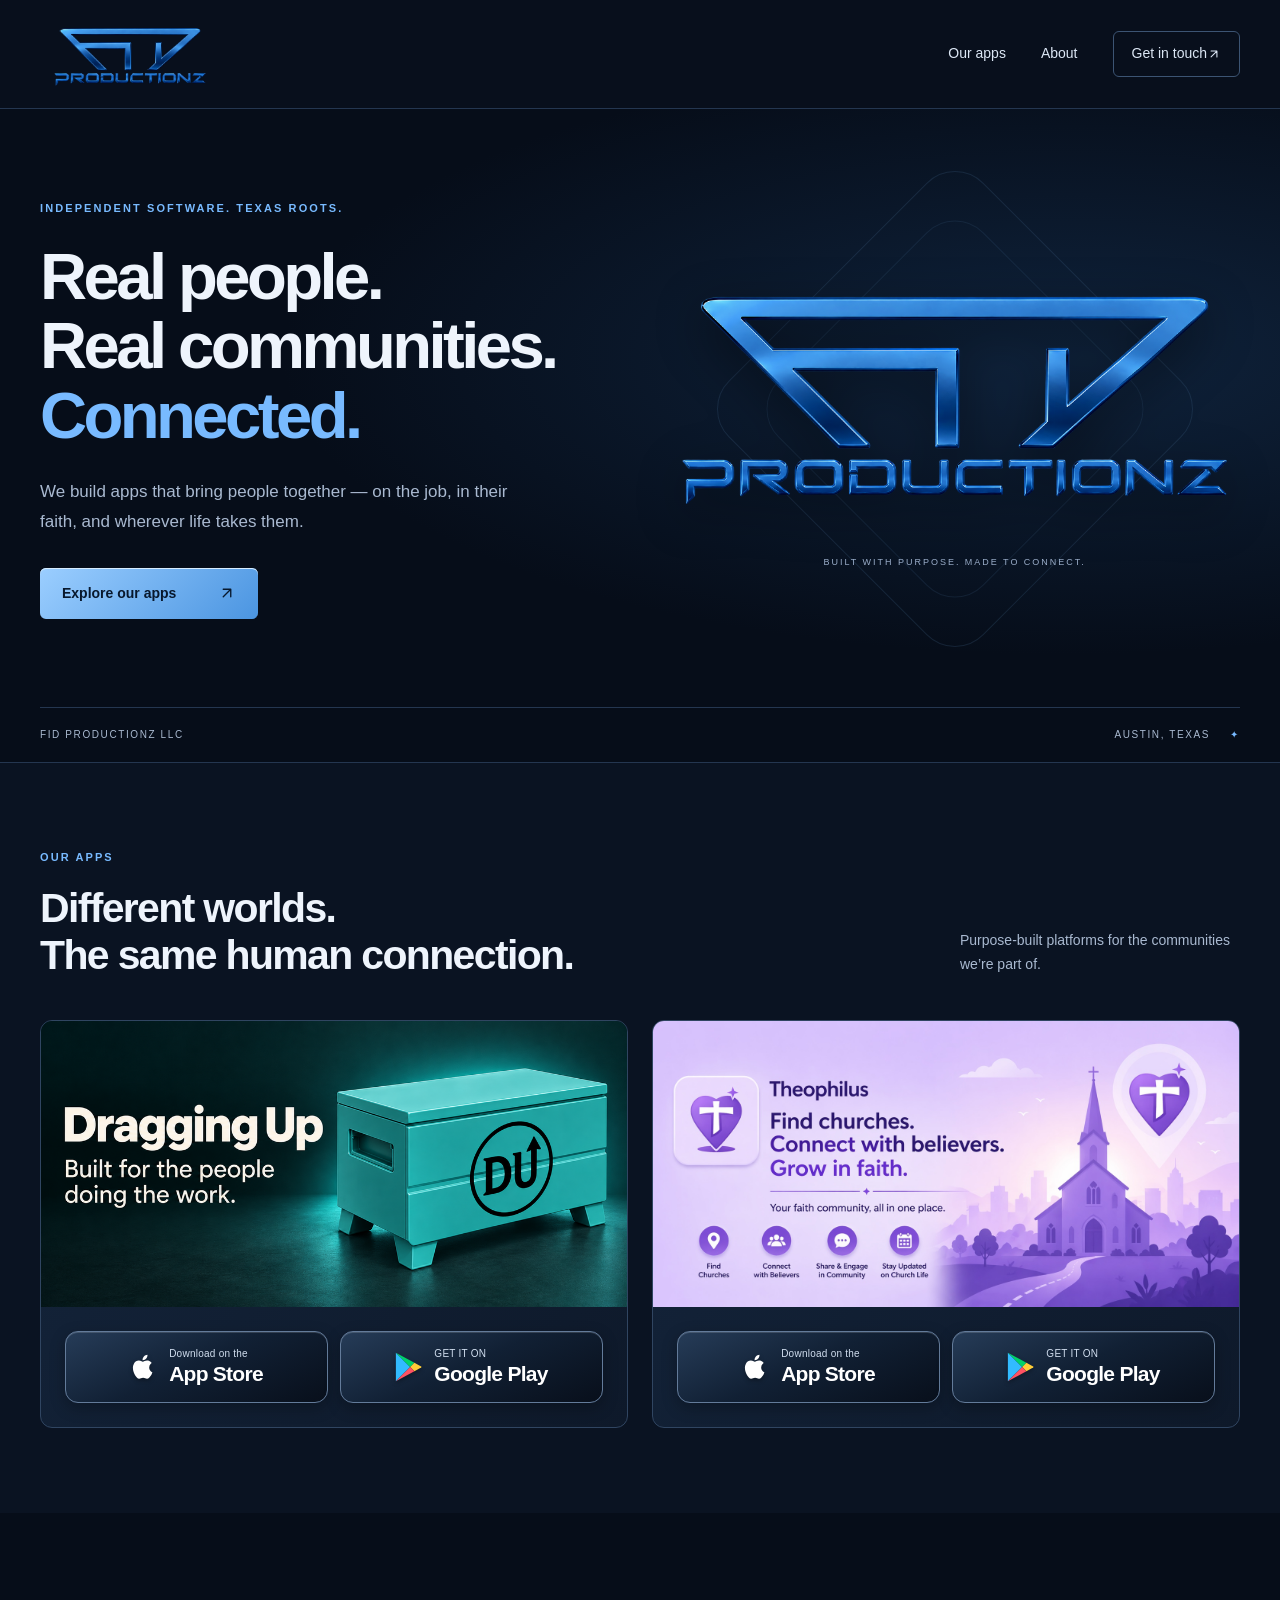
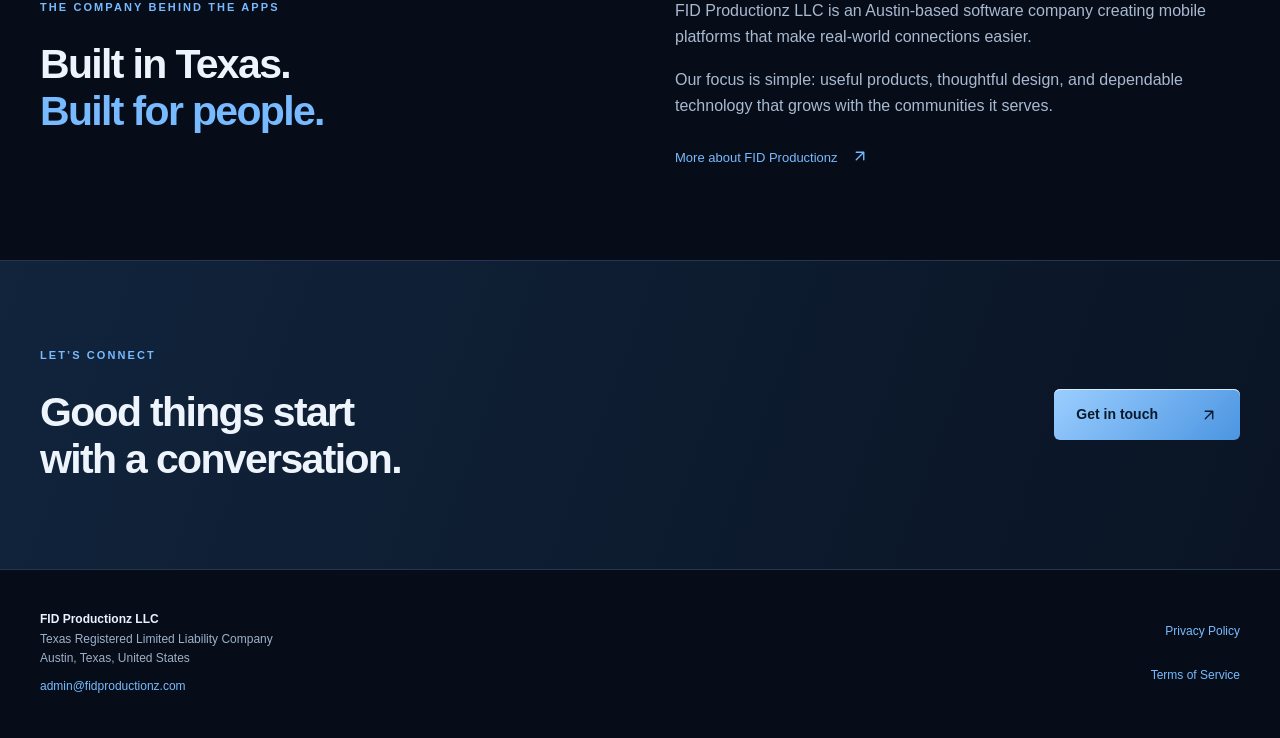
<file: index.html>
<!DOCTYPE html>
<html lang="en">
<head>
  <meta charset="UTF-8" />
  <meta name="viewport" content="width=device-width, initial-scale=1.0" />
  <title>FID Productionz LLC | Apps Built for Real Connection</title>
  <meta name="description" content="FID Productionz LLC is a Texas-based software development company building scalable mobile platforms, workforce tools, and infrastructure-level digital systems." />
  <meta name="keywords" content="FID Productionz LLC, Software Development Austin, Mobile App Development Texas, Infrastructure Software Company" />
  <meta name="author" content="FID Productionz LLC" />

  <!-- Open Graph -->
  <meta property="og:title" content="FID Productionz LLC" />
  <meta property="og:description" content="Texas-based software development company building scalable infrastructure-level platforms." />
  <meta property="og:type" content="website" />
  <meta property="og:url" content="https://fidproductionz.com" />

  
  <!-- Styles -->
  <link rel="stylesheet" href="/styles.a5af87d28b9c.css" />

  <!-- Structured Data -->
  <script type="application/ld+json">
  {
    "@context": "https://schema.org",
    "@type": "Organization",
    "name": "FID Productionz LLC",
    "url": "https://fidproductionz.com",
    "email": "admin@fidproductionz.com",
    "address": {
      "@type": "PostalAddress",
      "addressLocality": "Austin",
      "addressRegion": "TX",
      "addressCountry": "US"
    }
  }
  </script>
<meta property="og:image" content="https://fidproductionz.com/assets/fid-logo.png" />
</head>
<body>
<a class="skip-link" href="#main">Skip to content</a>
<header class="navbar"><div class="container nav-content">
<a class="brand" href="/" aria-label="FID Productionz home"><img src="/assets/fid-logo.png" alt="FID Productionz" width="1781" height="883" /></a>
<nav aria-label="Main navigation"><a href="/#apps">Our apps</a><a href="/about.html">About</a><a class="nav-contact" href="mailto:admin@fidproductionz.com">Get in touch <svg class="link-arrow" xmlns="http://www.w3.org/2000/svg" viewBox="0 0 24 24" width="18" height="18" fill="none" stroke="currentColor" stroke-width="1.8" stroke-linecap="round" stroke-linejoin="round" aria-hidden="true" focusable="false"><path d="M7 17 17 7M7 7h10v10" /></svg></a></nav>
</div></header><main id="main">
<section class="hero"><div class="container hero-grid">
<div class="hero-copy"><p class="eyebrow">INDEPENDENT SOFTWARE. TEXAS ROOTS.</p>
<h1>Real people.<br />Real communities.<br /><span>Connected.</span></h1>
<p class="hero-description">We build apps that bring people together — on the job, in their faith, and wherever life takes them.</p>
<a href="#apps" class="btn-primary">Explore our apps <svg class="link-arrow" xmlns="http://www.w3.org/2000/svg" viewBox="0 0 24 24" width="18" height="18" fill="none" stroke="currentColor" stroke-width="1.8" stroke-linecap="round" stroke-linejoin="round" aria-hidden="true" focusable="false"><path d="M7 17 17 7M7 7h10v10" /></svg></a>
</div>
<div class="hero-art"><div class="orbit orbit-one"></div><div class="orbit orbit-two"></div><img src="/assets/fid-logo.png" alt="Metallic blue FID Productionz logo" width="1781" height="883" fetchpriority="high" /><p>BUILT WITH PURPOSE. MADE TO CONNECT.</p></div>
</div><div class="container hero-foot"><span>FID PRODUCTIONZ LLC</span><span>AUSTIN, TEXAS <span aria-hidden="true">✦</span></span></div></section>
<section class="section apps-section" id="apps"><div class="container">
<div class="section-heading"><div><p class="eyebrow">OUR APPS</p><h2>Different worlds.<br />The same human connection.</h2></div><p>Purpose-built platforms for the communities we’re part of.</p></div>
<div class="card-grid">
<article class="card banner-card" aria-label="Dragging Up"><a class="banner-link" href="https://draggingup.app" aria-label="Visit Dragging Up"><img class="app-banner" src="/assets/draggingup-banner.png" alt="Dragging Up — Built for the people doing the work." width="1024" height="500" loading="lazy" /></a><div class="banner-actions"><div class="download-links"><a href="https://apps.apple.com/us/app/dragging-up/id6809625031" aria-label="Download Dragging Up on the App Store"><svg class="store-icon" viewBox="0 0 24 24" fill="currentColor" aria-hidden="true" focusable="false"><path d="M17.05 12.54c.03 3.19 2.8 4.25 2.83 4.26-.02.07-.44 1.52-1.46 3.02-.89 1.29-1.81 2.58-3.26 2.61-1.42.03-1.88-.84-3.5-.84-1.63 0-2.14.82-3.49.87-1.4.05-2.46-1.4-3.36-2.69-1.83-2.65-3.22-7.5-1.34-10.77.94-1.62 2.61-2.65 4.42-2.67 1.38-.03 2.68.93 3.51.93.83 0 2.39-1.15 4.04-.98.69.03 2.64.28 3.89 2.11-.1.06-2.32 1.35-2.28 4.15zM14.39 4.51c.75-.91 1.26-2.18 1.12-3.44-1.08.04-2.39.72-3.17 1.63-.69.8-1.29 2.08-1.13 3.3 1.2.09 2.43-.61 3.18-1.49z"/></svg><span class="store-copy"><small>Download on the</small><strong>App Store</strong></span></a><a href="https://play.google.com/store/apps/details?id=com.glbernal1986.DraggingUp" aria-label="Get Dragging Up on Google Play"><svg class="store-icon" viewBox="0 0 32 36" aria-hidden="true" focusable="false"><path fill="#32bbff" d="M1 1 18 18 1 35Z"/><path fill="#00d26a" d="m1 1 22 12-5 5Z"/><path fill="#ffcd38" d="m23 13 8 4.4q1 .6 0 1.2L23 23l-5-5Z"/><path fill="#ff5263" d="M1 35 18 18l5 5Z"/></svg><span class="store-copy"><small>GET IT ON</small><strong>Google Play</strong></span></a></div></div></article>
<article class="card banner-card" aria-label="Theophilus"><a class="banner-link" href="https://theophilus.app" aria-label="Visit Theophilus"><img class="app-banner" src="/assets/theophilus-banner.jpeg" alt="Theophilus — Find churches. Connect with believers. Grow in faith." width="1536" height="750" loading="lazy" /></a><div class="banner-actions"><div class="download-links"><a href="https://apps.apple.com/us/app/theophilus-app/id6762421135" aria-label="Download Theophilus on the App Store"><svg class="store-icon" viewBox="0 0 24 24" fill="currentColor" aria-hidden="true" focusable="false"><path d="M17.05 12.54c.03 3.19 2.8 4.25 2.83 4.26-.02.07-.44 1.52-1.46 3.02-.89 1.29-1.81 2.58-3.26 2.61-1.42.03-1.88-.84-3.5-.84-1.63 0-2.14.82-3.49.87-1.4.05-2.46-1.4-3.36-2.69-1.83-2.65-3.22-7.5-1.34-10.77.94-1.62 2.61-2.65 4.42-2.67 1.38-.03 2.68.93 3.51.93.83 0 2.39-1.15 4.04-.98.69.03 2.64.28 3.89 2.11-.1.06-2.32 1.35-2.28 4.15zM14.39 4.51c.75-.91 1.26-2.18 1.12-3.44-1.08.04-2.39.72-3.17 1.63-.69.8-1.29 2.08-1.13 3.3 1.2.09 2.43-.61 3.18-1.49z"/></svg><span class="store-copy"><small>Download on the</small><strong>App Store</strong></span></a><a href="https://play.google.com/store/apps/details?id=com.glbernal1986.theophilus" aria-label="Get Theophilus on Google Play"><svg class="store-icon" viewBox="0 0 32 36" aria-hidden="true" focusable="false"><path fill="#32bbff" d="M1 1 18 18 1 35Z"/><path fill="#00d26a" d="m1 1 22 12-5 5Z"/><path fill="#ffcd38" d="m23 13 8 4.4q1 .6 0 1.2L23 23l-5-5Z"/><path fill="#ff5263" d="M1 35 18 18l5 5Z"/></svg><span class="store-copy"><small>GET IT ON</small><strong>Google Play</strong></span></a></div></div></article>
</div></div></section>
<section class="section company-section"><div class="container company-grid"><div><p class="eyebrow">THE COMPANY BEHIND THE APPS</p><h2>Built in Texas.<br /><span>Built for people.</span></h2></div><div><p>FID Productionz LLC is an Austin-based software company creating mobile platforms that make real-world connections easier.</p><p>Our focus is simple: useful products, thoughtful design, and dependable technology that grows with the communities it serves.</p><a class="text-link" href="/about.html">More about FID Productionz <svg class="link-arrow" xmlns="http://www.w3.org/2000/svg" viewBox="0 0 24 24" width="18" height="18" fill="none" stroke="currentColor" stroke-width="1.8" stroke-linecap="round" stroke-linejoin="round" aria-hidden="true" focusable="false"><path d="M7 17 17 7M7 7h10v10" /></svg></a></div></div></section>
<section class="section contact-section"><div class="container contact-row"><div><p class="eyebrow">LET’S CONNECT</p><h2>Good things start<br />with a conversation.</h2></div><a class="btn-primary" href="mailto:admin@fidproductionz.com">Get in touch <svg class="link-arrow" xmlns="http://www.w3.org/2000/svg" viewBox="0 0 24 24" width="18" height="18" fill="none" stroke="currentColor" stroke-width="1.8" stroke-linecap="round" stroke-linejoin="round" aria-hidden="true" focusable="false"><path d="M7 17 17 7M7 7h10v10" /></svg></a></div></section>
</main><footer class="footer">
  <div class="container footer-content">
    <div>
      <strong>FID Productionz LLC</strong><br />
      Texas Registered Limited Liability Company<br />
      Austin, Texas, United States<br />
      <a href="mailto:admin@fidproductionz.com">admin@fidproductionz.com</a>
    </div>
    <div class="footer-links">
      <a href="/privacy-policy.html">Privacy Policy</a>
      <a href="/terms.html">Terms of Service</a>
    </div>
  </div>
</footer>

</body>
</html>
</file>
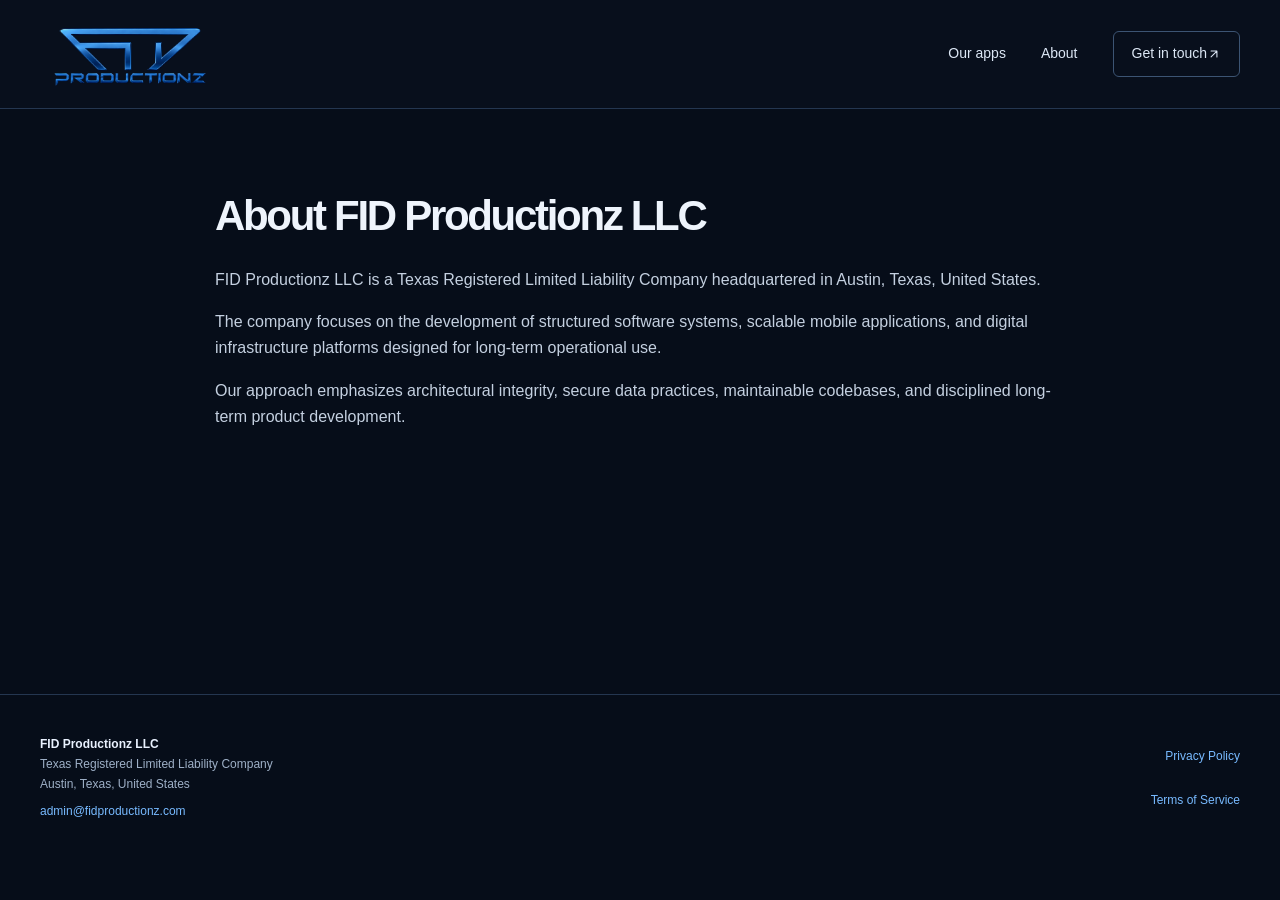
<file: about.html>
<!-- FID Productionz LLC - About Page -->

 <!DOCTYPE html>
<html lang="en">
<head>
  <meta charset="UTF-8" />
  <meta name="viewport" content="width=device-width, initial-scale=1.0" />
  <title>About | FID Productionz LLC</title>
  <meta name="description" content="About FID Productionz LLC, a Texas-registered software development company building infrastructure-level digital systems." />
  <link rel="stylesheet" href="/styles.a5af87d28b9c.css" />
</head>
<body>

<a class="skip-link" href="#main">Skip to content</a>
<header class="navbar"><div class="container nav-content">
<a class="brand" href="/" aria-label="FID Productionz home"><img src="/assets/fid-logo.png" alt="FID Productionz" width="1781" height="883" /></a>
<nav aria-label="Main navigation"><a href="/#apps">Our apps</a><a href="/about.html">About</a><a class="nav-contact" href="mailto:admin@fidproductionz.com">Get in touch <svg class="link-arrow" xmlns="http://www.w3.org/2000/svg" viewBox="0 0 24 24" width="18" height="18" fill="none" stroke="currentColor" stroke-width="1.8" stroke-linecap="round" stroke-linejoin="round" aria-hidden="true" focusable="false"><path d="M7 17 17 7M7 7h10v10" /></svg></a></nav>
</div></header>

<main class="section document-page" id="main">
  <div class="container">
    <h1>About FID Productionz LLC</h1>
    <p>
      FID Productionz LLC is a Texas Registered Limited Liability Company headquartered in Austin, Texas, United States.
    </p>
    <p>
      The company focuses on the development of structured software systems, scalable mobile applications, and digital infrastructure platforms designed for long-term operational use.
    </p>
    <p>
      Our approach emphasizes architectural integrity, secure data practices, maintainable codebases, and disciplined long-term product development.
    </p>
  </div>
</main>

<footer class="footer">
  <div class="container footer-content">
    <div>
      <strong>FID Productionz LLC</strong><br />
      Texas Registered Limited Liability Company<br />
      Austin, Texas, United States<br />
      <a href="mailto:admin@fidproductionz.com">admin@fidproductionz.com</a>
    </div>
    <div class="footer-links">
      <a href="/privacy-policy.html">Privacy Policy</a>
      <a href="/terms.html">Terms of Service</a>
    </div>
  </div>
</footer>

</body>
</html>
</file>
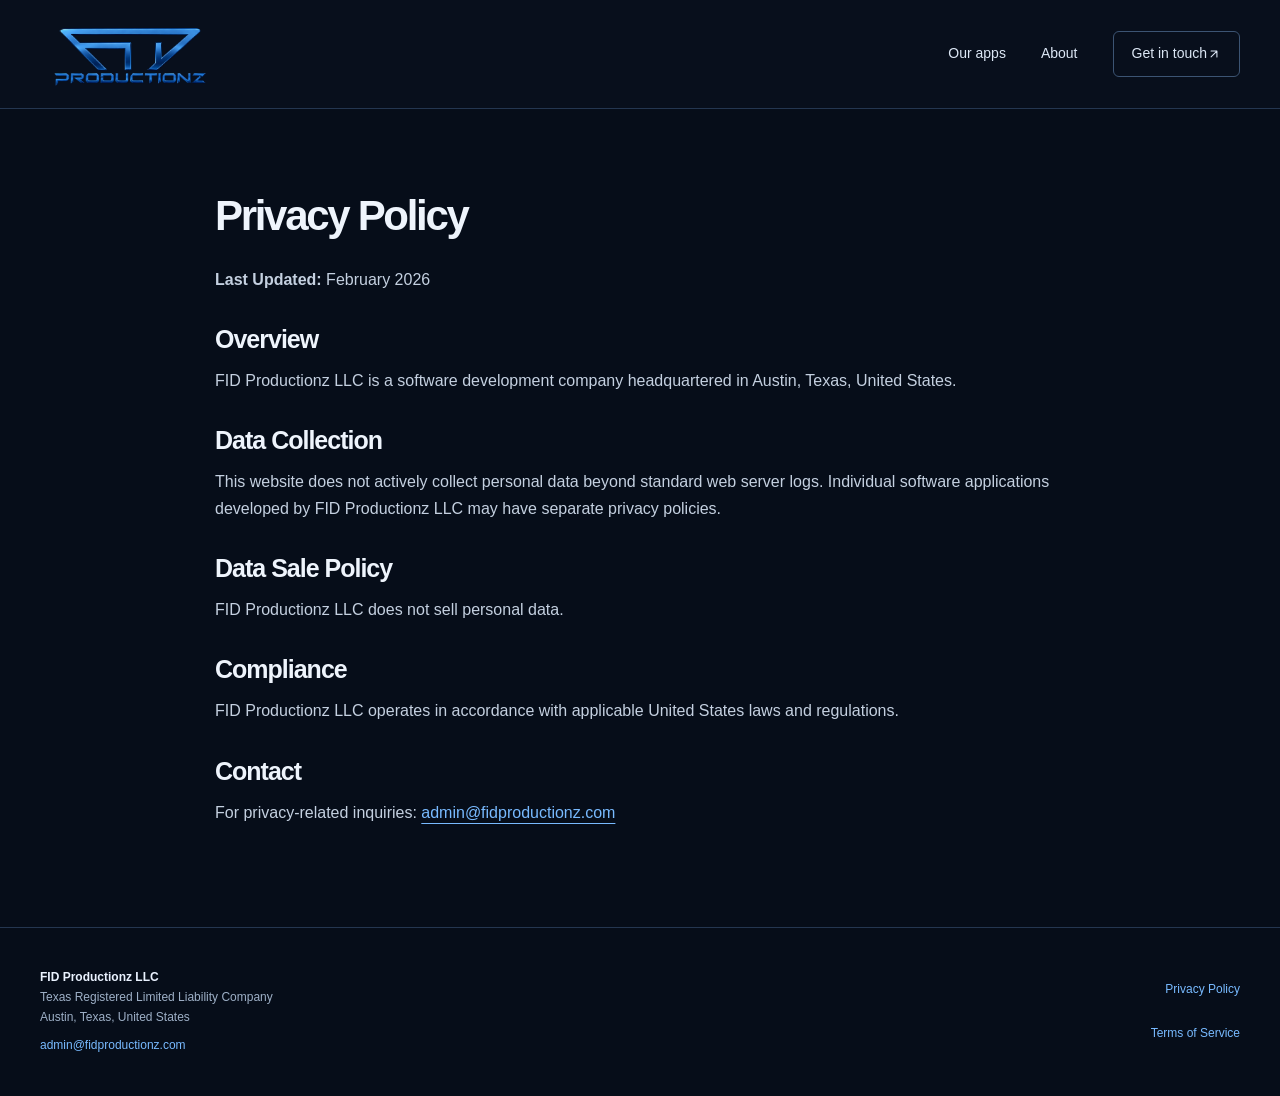
<file: privacy-policy.html>
<!-- FID Productionz LLC - Privacy Policy Page -->

<!DOCTYPE html>
<html lang="en">
<head>
  <meta charset="UTF-8" />
  <meta name="viewport" content="width=device-width, initial-scale=1.0" />
  <title>Privacy Policy | FID Productionz LLC</title>
  <meta name="description" content="Privacy Policy for FID Productionz LLC outlining data handling practices." />
  <link rel="stylesheet" href="/styles.a5af87d28b9c.css" />
</head>
<body>

<a class="skip-link" href="#main">Skip to content</a>
<header class="navbar"><div class="container nav-content">
<a class="brand" href="/" aria-label="FID Productionz home"><img src="/assets/fid-logo.png" alt="FID Productionz" width="1781" height="883" /></a>
<nav aria-label="Main navigation"><a href="/#apps">Our apps</a><a href="/about.html">About</a><a class="nav-contact" href="mailto:admin@fidproductionz.com">Get in touch <svg class="link-arrow" xmlns="http://www.w3.org/2000/svg" viewBox="0 0 24 24" width="18" height="18" fill="none" stroke="currentColor" stroke-width="1.8" stroke-linecap="round" stroke-linejoin="round" aria-hidden="true" focusable="false"><path d="M7 17 17 7M7 7h10v10" /></svg></a></nav>
</div></header>

<main class="section document-page" id="main">
  <div class="container">
    <h1>Privacy Policy</h1>
    <p><strong>Last Updated:</strong> February 2026</p>

    <h2>Overview</h2>
    <p>
      FID Productionz LLC is a software development company headquartered in Austin, Texas, United States.
    </p>

    <h2>Data Collection</h2>
    <p>
      This website does not actively collect personal data beyond standard web server logs. Individual software applications developed by FID Productionz LLC may have separate privacy policies.
    </p>

    <h2>Data Sale Policy</h2>
    <p>
      FID Productionz LLC does not sell personal data.
    </p>

    <h2>Compliance</h2>
    <p>
      FID Productionz LLC operates in accordance with applicable United States laws and regulations.
    </p>

    <h2>Contact</h2>
    <p>
      For privacy-related inquiries:
      <a href="mailto:admin@fidproductionz.com">admin@fidproductionz.com</a>
    </p>
  </div>
</main>

<footer class="footer">
  <div class="container footer-content">
    <div>
      <strong>FID Productionz LLC</strong><br />
      Texas Registered Limited Liability Company<br />
      Austin, Texas, United States<br />
      <a href="mailto:admin@fidproductionz.com">admin@fidproductionz.com</a>
    </div>
    <div class="footer-links">
      <a href="/privacy-policy.html">Privacy Policy</a>
      <a href="/terms.html">Terms of Service</a>
    </div>
  </div>
</footer>

</body>
</html>
</file>
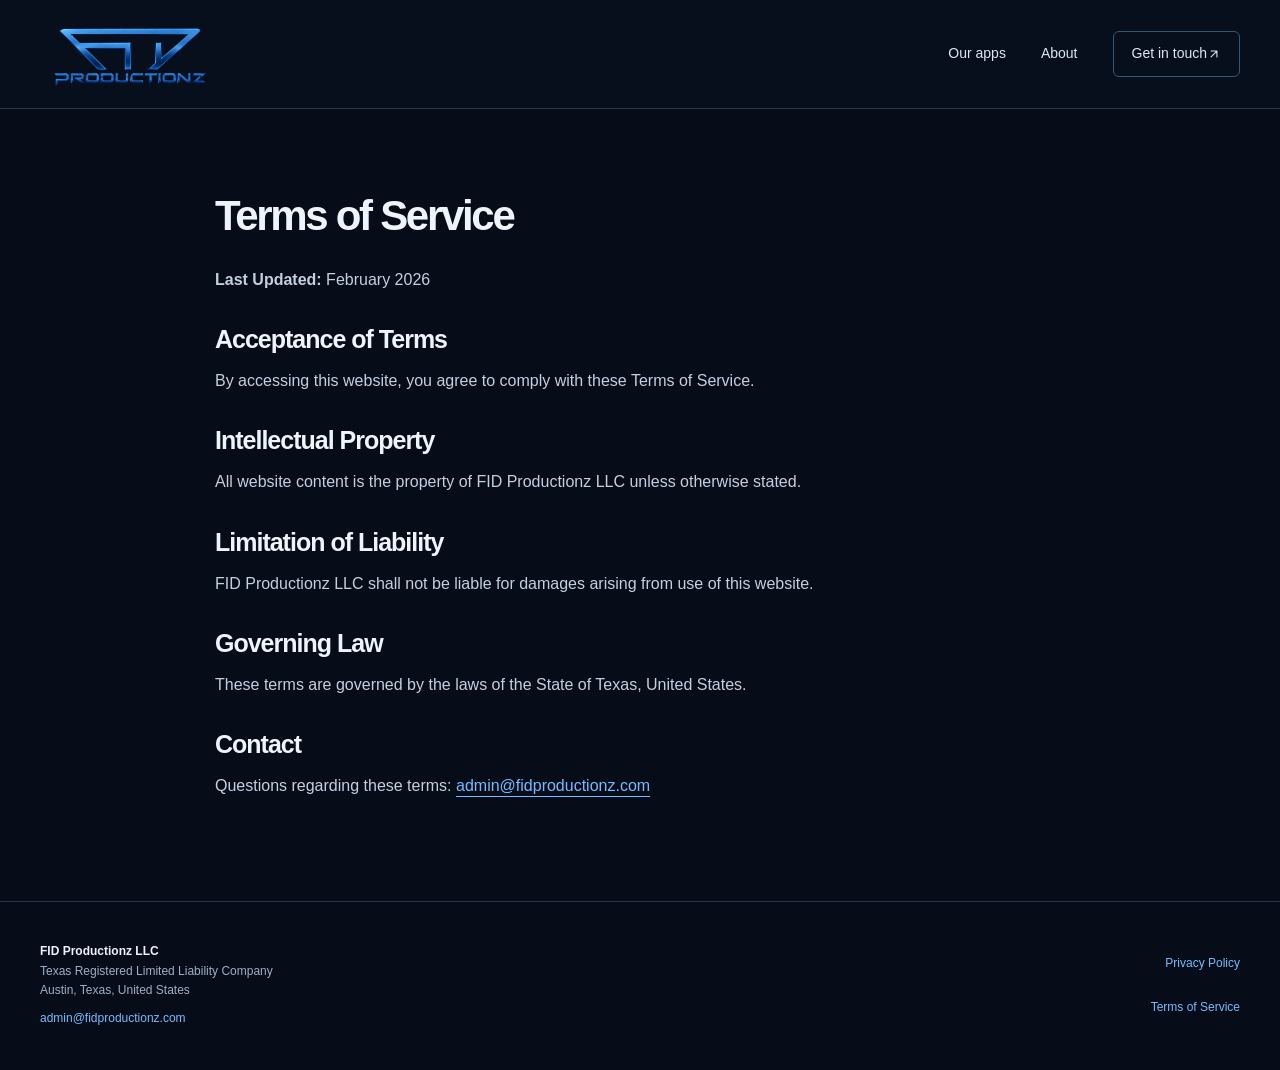
<file: terms.html>
<!-- FID Productionz LLC - Terms of Service Page -->

<!DOCTYPE html>
<html lang="en">
<head>
  <meta charset="UTF-8" />
  <meta name="viewport" content="width=device-width, initial-scale=1.0" />
  <title>Terms of Service | FID Productionz LLC</title>
  <meta name="description" content="Terms of Service governing use of the FID Productionz LLC website." />
  <link rel="stylesheet" href="/styles.a5af87d28b9c.css" />
</head>
<body>

<a class="skip-link" href="#main">Skip to content</a>
<header class="navbar"><div class="container nav-content">
<a class="brand" href="/" aria-label="FID Productionz home"><img src="/assets/fid-logo.png" alt="FID Productionz" width="1781" height="883" /></a>
<nav aria-label="Main navigation"><a href="/#apps">Our apps</a><a href="/about.html">About</a><a class="nav-contact" href="mailto:admin@fidproductionz.com">Get in touch <svg class="link-arrow" xmlns="http://www.w3.org/2000/svg" viewBox="0 0 24 24" width="18" height="18" fill="none" stroke="currentColor" stroke-width="1.8" stroke-linecap="round" stroke-linejoin="round" aria-hidden="true" focusable="false"><path d="M7 17 17 7M7 7h10v10" /></svg></a></nav>
</div></header>

<main class="section document-page" id="main">
  <div class="container">
    <h1>Terms of Service</h1>
    <p><strong>Last Updated:</strong> February 2026</p>

    <h2>Acceptance of Terms</h2>
    <p>
      By accessing this website, you agree to comply with these Terms of Service.
    </p>

    <h2>Intellectual Property</h2>
    <p>
      All website content is the property of FID Productionz LLC unless otherwise stated.
    </p>

    <h2>Limitation of Liability</h2>
    <p>
      FID Productionz LLC shall not be liable for damages arising from use of this website.
    </p>

    <h2>Governing Law</h2>
    <p>
      These terms are governed by the laws of the State of Texas, United States.
    </p>

    <h2>Contact</h2>
    <p>
      Questions regarding these terms:
      <a href="mailto:admin@fidproductionz.com">admin@fidproductionz.com</a>
    </p>
  </div>
</main>

<footer class="footer">
  <div class="container footer-content">
    <div>
      <strong>FID Productionz LLC</strong><br />
      Texas Registered Limited Liability Company<br />
      Austin, Texas, United States<br />
      <a href="mailto:admin@fidproductionz.com">admin@fidproductionz.com</a>
    </div>
    <div class="footer-links">
      <a href="/privacy-policy.html">Privacy Policy</a>
      <a href="/terms.html">Terms of Service</a>
    </div>
  </div>
</footer>

</body>
</html>
</file>
<file: styles.a5af87d28b9c.css>
/* FID Productionz LLC - Shared website styles */
:root{color-scheme:dark;--bg:#060d19;--panel:#101d30;--text:#eef4fc;--muted:#a9b9d0;--blue:#78baff;--line:#243650}
*{box-sizing:border-box}html{scroll-behavior:smooth;scroll-padding-top:30px}body{margin:0;font-family:Arial,Helvetica,sans-serif;background:var(--bg);color:var(--text);line-height:1.65}a{color:var(--blue);text-underline-offset:5px}a:focus-visible{outline:3px solid #9fcdff;outline-offset:6px}img{max-width:100%;height:auto}.container{width:min(1200px,calc(100% - 80px));margin:auto}.navbar{border-bottom:1px solid var(--line);background:#080f1c}.nav-content{min-height:108px;display:flex;align-items:center;justify-content:space-between;gap:24px}.brand{display:block;width:180px;line-height:0}.brand img{width:180px;height:78px;object-fit:contain}.navbar nav{display:flex;align-items:center;gap:35px}.navbar nav a{text-decoration:none;font-size:14px;color:#dce7f5}.navbar nav a:hover{color:var(--blue)}.nav-contact{border:1px solid #3c5473;padding:10px 18px;border-radius:6px}.skip-link{position:absolute;top:-100px;left:20px;background:#fff;color:#000;padding:12px;z-index:5}.skip-link:focus{top:10px}.hero{overflow:hidden;background:radial-gradient(ellipse at 83% 38%,#17365b88,transparent 52%)}.hero-grid{display:grid;grid-template-columns:1.05fr 1fr;gap:30px;align-items:center;padding-top:90px;padding-bottom:88px}.eyebrow{font-size:11px;font-weight:700;letter-spacing:.19em;color:var(--blue);margin:0 0 25px}h1,h2,h3,p{margin-top:0}h1{font-size:clamp(44px,5.1vw,70px);line-height:1.06;letter-spacing:-.055em;margin-bottom:27px}h1 span,.company-section h2 span{color:var(--blue)}.hero-description{max-width:470px;color:var(--muted);font-size:17px;line-height:1.8;margin-bottom:30px}.btn-primary{display:inline-flex;align-items:center;justify-content:space-between;gap:42px;border-radius:6px;padding:14px 22px;background:linear-gradient(135deg,#9bceff,#4b95e1);color:#08182d;font-weight:700;text-decoration:none;font-size:14px;box-shadow:inset 0 1px #d6ecff}.btn-primary:hover{background:#b1d9ff}.hero-art{position:relative;isolation:isolate;text-align:center;display:flex;min-height:390px;flex-direction:column;justify-content:center;align-items:center}.hero-art img{width:100%;position:relative;filter:drop-shadow(0 15px 25px #0007)}.hero-art p{margin:24px 0 0;font-size:9px;letter-spacing:.22em;color:#9baeca}.orbit{position:absolute;border:1px solid #41648940;z-index:-1;width:360px;height:360px;transform:rotate(45deg);border-radius:40px}.orbit-two{width:290px;height:290px;border-color:#41648930}.hero-foot{display:flex;justify-content:space-between;border-top:1px solid var(--line);padding-top:19px;padding-bottom:19px;font-size:10px;letter-spacing:.16em;color:var(--muted)}.hero-foot span span{margin-left:16px;color:var(--blue)}.section{padding:85px 0}.apps-section{background:#0a1322;border-top:1px solid var(--line)}.section-heading{display:flex;justify-content:space-between;align-items:end;gap:45px;margin-bottom:40px}.section-heading>p{max-width:280px;color:var(--muted);font-size:14px;margin-bottom:4px}h2{font-size:clamp(30px,3.2vw,43px);line-height:1.16;letter-spacing:-.04em;margin-bottom:0}.section-heading .eyebrow{margin-bottom:18px}.card-grid{display:grid;grid-template-columns:1fr 1fr;gap:24px}.card{border:1px solid #304561;background:linear-gradient(135deg,#14253c,#0e192a);border-radius:12px;padding:34px}.app-top{display:flex;justify-content:space-between;align-items:center;color:var(--blue);margin-bottom:33px}.app-category{font-size:10px;letter-spacing:.1em}.app-card h3{font-size:43px;letter-spacing:-.045em;line-height:1.2;margin-bottom:6px}.blue-dot{color:var(--blue)}.app-tagline{color:#e0e9f5;font-size:16px!important;margin-bottom:20px}.app-card>p:not(.app-tagline){color:var(--muted);font-size:14px;min-height:92px;max-width:410px}.feature-list{display:flex;gap:8px;flex-wrap:wrap;list-style:none;padding:0;margin:22px 0 30px}.feature-list li{font-size:10px;padding:5px 9px;background:#1b3049;border-radius:4px;color:#bfcee0}.download-links{display:grid;grid-template-columns:1fr 1fr;gap:12px}.download-links a{display:flex;flex-direction:column;text-decoration:none;border:1px solid #536b88;border-radius:7px;padding:10px 14px;background:#080f1b;color:white}.download-links a:hover{border-color:#98c9ff;background:#1c314b}.download-links small{font-size:10px;color:#b9c7d9}.download-links strong{font-size:17px;letter-spacing:-.02em}.text-link{display:inline-block;margin-top:25px;font-size:13px;text-decoration:none}.text-link span{margin-left:15px}.text-link:hover{text-decoration:underline}.company-grid{display:grid;grid-template-columns:1fr 1fr;gap:70px}.company-grid>div>p:not(.eyebrow){color:var(--muted);font-size:16px}.company-grid .text-link{margin-top:6px}.contact-section{border-top:1px solid var(--line);background:linear-gradient(110deg,#11243c,#0a1424)}.contact-row{display:flex;justify-content:space-between;align-items:center;gap:30px}.footer{padding:40px 0;color:#9eb0c7;font-size:12px;border-top:1px solid var(--line)}.footer-content{display:flex;justify-content:space-between;gap:30px}.footer strong{color:#eaf2ff}.footer a{display:block;margin-top:8px;text-decoration:none}.footer a:hover{text-decoration:underline}.footer-links{text-align:right}.document-page{min-height:65vh}.document-page .container{max-width:850px}.document-page h1{font-size:42px;margin-bottom:28px}.document-page h2{font-size:25px;margin:32px 0 14px}.document-page p{color:#c4d0e0}.document-page a{overflow-wrap:anywhere}
@media(max-width:900px){.container{width:calc(100% - 44px)}.hero-grid{gap:15px;padding-top:65px;padding-bottom:65px}.hero-art{min-height:300px}.orbit{width:240px;height:240px}.orbit-two{width:185px;height:185px}.card{padding:25px}.app-card h3{font-size:36px}.download-links strong{font-size:15px}.company-grid{gap:35px}}
@media(max-width:650px){.container{width:calc(100% - 36px)}.nav-content{min-height:88px;gap:16px}.brand,.brand img{width:123px}.brand img{height:64px}.navbar nav{gap:17px}.navbar nav a{font-size:12px}.nav-contact{display:none}.hero-grid{grid-template-columns:1fr;padding-top:48px;padding-bottom:25px;gap:12px}.hero-copy h1{font-size:clamp(43px,10vw,62px)}.hero-description{font-size:16px;max-width:420px}.hero-art{min-height:265px;width:min(390px,100%);margin:auto}.hero-art img{width:95%}.hero-art p{font-size:8px;margin-top:15px}.orbit{width:210px;height:210px}.orbit-two{width:160px;height:160px}.hero-foot{font-size:8px;letter-spacing:.08em}.section{padding:58px 0}.section-heading{display:block}.section-heading>p{margin-top:20px;max-width:350px}.card-grid,.company-grid{grid-template-columns:1fr}.card{padding:27px 23px}.app-card>p:not(.app-tagline){min-height:0}.app-top{margin-bottom:25px}.app-card h3{font-size:40px}.download-links strong{font-size:16px}.company-grid{gap:26px}.contact-row{align-items:start;flex-direction:column;gap:26px}.footer-content{flex-direction:column;gap:20px}.footer-links{text-align:left}.document-page h1{font-size:34px}}
@media(prefers-reduced-motion:reduce){html{scroll-behavior:auto}}

/* Draw link arrows as vectors so mobile devices never render emoji. */
.link-arrow{display:inline-block;width:18px;height:18px;vertical-align:-3px;flex-shrink:0}.text-link .link-arrow{margin-left:10px}.download-links strong .link-arrow{width:16px;height:16px;vertical-align:-2px}.nav-contact .link-arrow{width:14px;height:14px;vertical-align:-2px}

/* Responsive sizing across phones, tablets, and wide screens. */
html{overflow-x:clip}body{min-width:0}main,section,.container,.hero-copy,.hero-art,.card,.company-grid>div{min-width:0}h1,h2,h3,p,a{overflow-wrap:break-word}.hero-art{max-width:100%}.download-links a{min-width:0}.download-links strong{display:flex;align-items:center;justify-content:space-between;gap:6px}.footer a{overflow-wrap:anywhere}.navbar nav a{min-height:44px;display:inline-flex;align-items:center}.btn-primary,.download-links a{min-height:48px}.text-link{padding-top:6px;padding-bottom:6px}.footer-links a{min-height:44px;display:flex;align-items:center;justify-content:flex-end;margin-top:0}
@media(min-width:651px) and (max-width:1000px){.card-grid{grid-template-columns:1fr}.app-card>p:not(.app-tagline){min-height:0;max-width:600px}.download-links{max-width:460px}.hero-grid{grid-template-columns:minmax(0,1.15fr) minmax(0,1fr)}h1{font-size:clamp(40px,5.5vw,55px)}}
@media(max-width:650px){.nav-content{flex-wrap:wrap;padding-block:10px;gap:8px 12px}.navbar nav{gap:10px 16px;flex-wrap:wrap;justify-content:flex-end}.navbar nav .nav-contact{display:inline-flex;padding:0;border:0}.navbar nav{flex:1}.footer-links a{justify-content:flex-start}.hero-foot{flex-wrap:wrap;gap:12px}.hero-art{min-height:250px}.section-heading>p{max-width:100%}}
@media(max-width:380px){.container{width:calc(100% - 28px)}.brand,.brand img{width:104px}.navbar nav{gap:0 12px}.navbar nav a{font-size:11px}.hero-copy h1{font-size:39px}.hero-art{min-height:220px}.orbit{width:170px;height:170px}.orbit-two{width:130px;height:130px}.hero-art p{font-size:7px;letter-spacing:.14em}.card{padding:24px 18px}.app-card h3{font-size:35px}.download-links{grid-template-columns:1fr}.download-links a{padding:12px 16px}.download-links strong{font-size:18px}.app-category{font-size:9px}.btn-primary{gap:24px;max-width:100%}}

.app-icon{display:block;width:80px;height:80px;object-fit:contain;border-radius:18px;margin-bottom:22px;border:1px solid #536b88;box-shadow:0 8px 24px #0003}@media(max-width:380px){.app-icon{width:68px;height:68px;border-radius:15px}}

/* Full artwork cards preserve every part of each original banner. */
.banner-card{padding:0;overflow:hidden;display:flex;flex-direction:column}.banner-link{display:block;line-height:0}.app-banner{display:block;width:100%;height:auto;object-fit:contain}.banner-actions{padding:24px;margin-top:auto}.banner-actions .download-links{max-width:none}.banner-actions .text-link{margin-top:14px}.banner-link:focus-visible{outline-offset:-4px}@media(max-width:380px){.banner-actions{padding:18px}}
/* Store badges: crisp brand marks, layered finish, and comfortable touch targets. */
.banner-actions .download-links{gap:12px}.banner-actions .download-links a{position:relative;display:flex;flex-direction:row;align-items:center;justify-content:center;gap:12px;min-height:72px;padding:14px 16px;border:1px solid #637b9a;border-radius:13px;background:linear-gradient(155deg,#263c58 0%,#112034 48%,#080f1b 100%);box-shadow:inset 0 1px 0 #ffffff25,0 5px 15px #0004;color:#fff;transition:transform .18s ease,border-color .18s ease,box-shadow .18s ease}.store-icon{width:27px;height:32px;flex:0 0 27px;filter:drop-shadow(0 2px 2px #0005)}.store-copy{display:flex;flex-direction:column;align-items:flex-start;min-width:0}.banner-actions .download-links small{color:#d1deef;font-size:10px;line-height:1.4;letter-spacing:.025em;white-space:nowrap}.banner-actions .download-links strong{display:block;font-size:21px;line-height:1.2;letter-spacing:-.035em;white-space:nowrap}.banner-actions .download-links a:focus-visible{outline:3px solid #a8d5ff;outline-offset:4px}.banner-actions .download-links a:active{transform:translateY(1px);box-shadow:inset 0 1px 0 #ffffff20,0 2px 7px #0004}@media(hover:hover){.banner-actions .download-links a:hover{transform:translateY(-2px);border-color:#a4d4ff;box-shadow:inset 0 1px 0 #ffffff35,0 7px 22px #4189d533;background:linear-gradient(155deg,#345274,#172c46 55%,#0c1829)}}@media(max-width:650px){.banner-actions .download-links a{gap:9px;padding:13px 10px;min-height:68px}.banner-actions .download-links strong{font-size:clamp(17px,4.6vw,21px)}.store-icon{width:24px;height:29px;flex-basis:24px}.banner-actions .download-links small{font-size:9px}}@media(max-width:380px){.banner-actions .download-links a{justify-content:flex-start;padding:14px 22px;gap:16px}.banner-actions .download-links strong{font-size:22px}.banner-actions .download-links small{font-size:10px}}@media(prefers-reduced-motion:reduce){.banner-actions .download-links a{transition:none;transform:none!important}}
</file>
